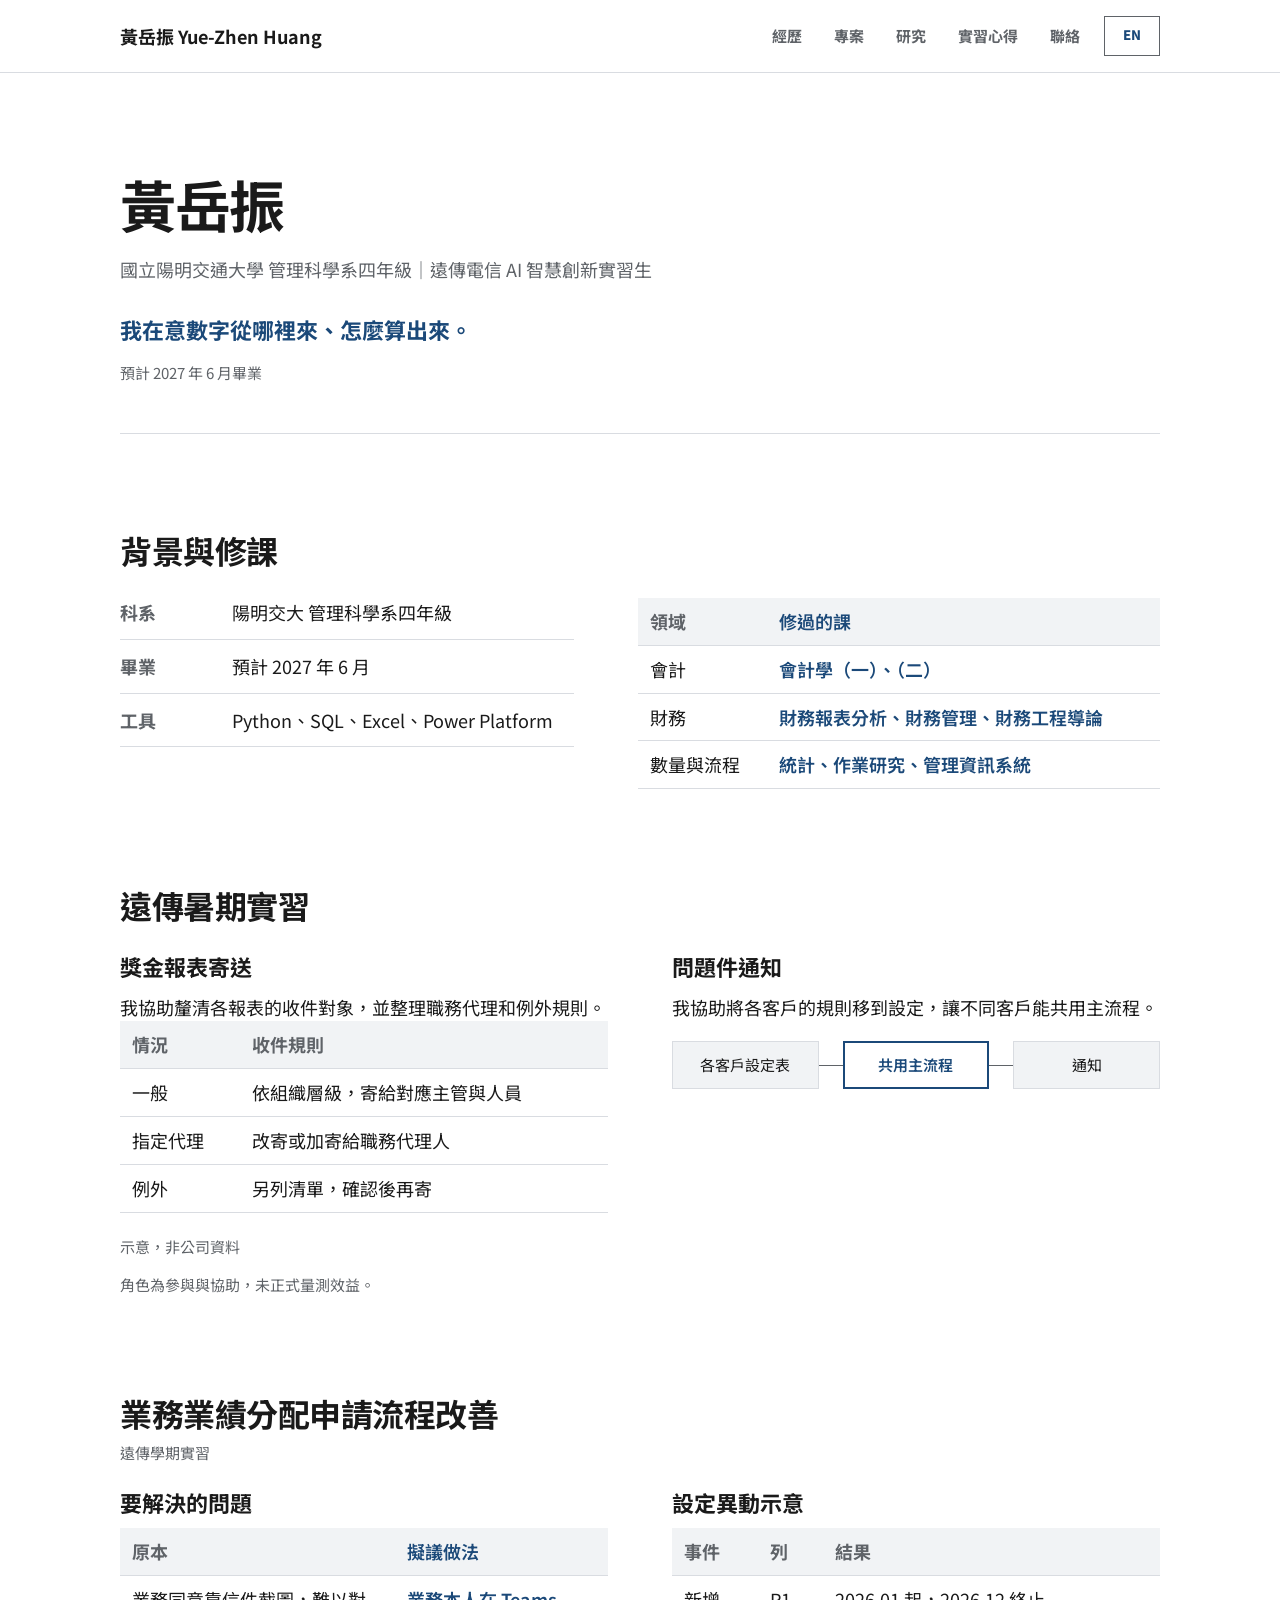
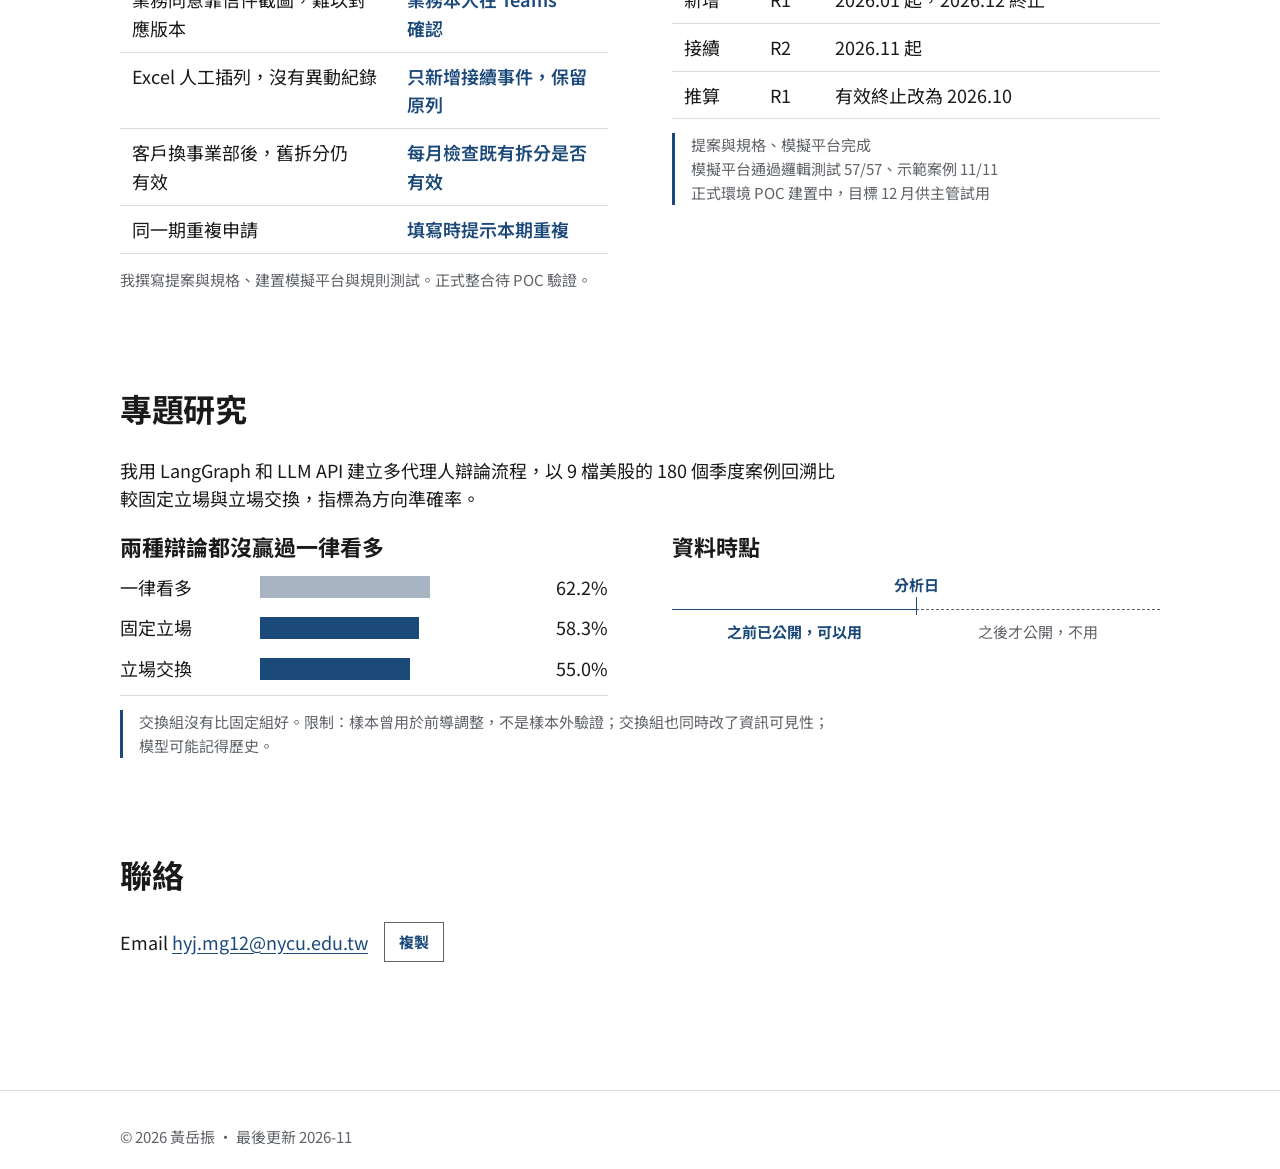
<file: index.html>
<!doctype html>
<html lang="zh-Hant">
<head>
  <meta charset="utf-8">
  <meta name="viewport" content="width=device-width, initial-scale=1, viewport-fit=cover">
  <title data-en="Yue-Zhen Huang">黃岳振 Yue-Zhen Huang</title>
  <link rel="preconnect" href="https://fonts.googleapis.com">
  <link rel="preconnect" href="https://fonts.gstatic.com" crossorigin>
  <link rel="stylesheet" href="https://fonts.googleapis.com/css2?family=Noto+Sans+TC:wght@400;500;600;700&amp;family=Source+Sans+3:wght@400;600;700&amp;display=swap">
  <link rel="stylesheet" href="./styles.css">
  <script src="./main.js" defer></script>
</head>
<body>
  <header class="site-header">
    <div class="wrap header-inner">
      <a class="brand" href="#top"><span lang="zh-Hant">黃岳振</span> <span lang="en">Yue-Zhen Huang</span></a>
      <nav class="site-nav">
        <a href="#about" data-en="Background">經歷</a>
        <a href="#projects" data-en="Projects">專案</a>
        <a href="#research" data-en="Research">研究</a>
        <a href="./notes.html" data-en="Notes (Chinese)">實習心得</a>
        <a href="#contact" data-en="Contact">聯絡</a>
      </nav>
      <button class="language-toggle" type="button" lang="en">EN</button>
    </div>
  </header>

  <main>
    <section id="top" class="hero">
      <div class="wrap">
        <h1 data-en="Yue-Zhen Huang">黃岳振</h1>
        <p class="intro" data-en="Senior, Management Science, NYCU | AI Innovation Intern, Far EasTone">國立陽明交通大學 管理科學系四年級｜遠傳電信 AI 智慧創新實習生</p>
        <p class="statement" data-en="I care where numbers come from and how they are calculated.">我在意數字從哪裡來、怎麼算出來。</p>
        <p class="note" data-en="Expected graduation in June 2027">預計 2027 年 6 月畢業</p>
      </div>
    </section>

    <section id="about">
      <div class="wrap">
        <h2 data-en="Background and coursework">背景與修課</h2>
        <div class="split">
          <div>
            <dl class="stats">
              <div><dt data-en="Major">科系</dt><dd data-en="Management Science, NYCU (senior)">陽明交大 管理科學系四年級</dd></div>
              <div><dt data-en="Graduation">畢業</dt><dd data-en="Expected June 2027">預計 2027 年 6 月</dd></div>
              <div><dt data-en="Tools">工具</dt><dd data-en="Python, SQL, Excel, Power Platform">Python、SQL、Excel、Power Platform</dd></div>
            </dl>
          </div>
          <div class="table-scroll" tabindex="0">
            <table class="table--emphasis">
              <thead>
                <tr><th scope="col" data-en="Area">領域</th><th scope="col" data-en="Courses">修過的課</th></tr>
              </thead>
              <tbody>
                <tr><th scope="row" data-en="Accounting">會計</th><td data-en="Accounting I and II">會計學（一）、（二）</td></tr>
                <tr><th scope="row" data-en="Finance">財務</th><td data-en="Financial statement analysis, financial management, financial engineering">財務報表分析、財務管理、財務工程導論</td></tr>
                <tr><th scope="row" data-en="Methods">數量與流程</th><td data-en="Statistics, operations research, information systems">統計、作業研究、管理資訊系統</td></tr>
              </tbody>
            </table>
          </div>
        </div>
      </div>
    </section>

    <section id="projects">
      <div class="wrap">
        <h2 data-en="Summer internship at Far EasTone">遠傳暑期實習</h2>
        <div class="split split--project">
          <div>
            <h3 data-en="Bonus report delivery">獎金報表寄送</h3>
            <p data-en="I helped map who should receive each report, including delegates and exceptions.">我協助釐清各報表的收件對象，並整理職務代理和例外規則。</p>
            <div class="table-scroll" tabindex="0">
              <table>
                <caption class="note" data-en="Illustrative, not company data">示意，非公司資料</caption>
                <thead>
                  <tr><th scope="col" data-en="Case">情況</th><th scope="col" data-en="Recipient rule">收件規則</th></tr>
                </thead>
                <tbody>
                  <tr><th scope="row" data-en="Default">一般</th><td data-en="Send to managers and staff by level">依組織層級，寄給對應主管與人員</td></tr>
                  <tr><th scope="row" data-en="Delegate">指定代理</th><td data-en="Send to or copy the delegate">改寄或加寄給職務代理人</td></tr>
                  <tr><th scope="row" data-en="Exception">例外</th><td data-en="List separately and confirm before sending">另列清單，確認後再寄</td></tr>
                </tbody>
              </table>
            </div>
          </div>
          <div>
            <h3 data-en="Issue notifications">問題件通知</h3>
            <p data-en="I helped move client rules into settings so clients could share one workflow.">我協助將各客戶的規則移到設定，讓不同客戶能共用主流程。</p>
            <div class="flow">
              <ol>
                <li class="flow-step" data-en="Client settings">各客戶設定表</li>
                <li class="flow-step flow-step--shared" data-en="Shared workflow">共用主流程</li>
                <li class="flow-step" data-en="Notify">通知</li>
              </ol>
            </div>
          </div>
        </div>
        <p class="note" data-en="I contributed to both projects. Impact was not formally measured.">角色為參與與協助，未正式量測效益。</p>
      </div>
    </section>

    <section id="sales-credit">
      <div class="wrap">
        <h2 data-en="Improving sales credit split requests">業務業績分配申請流程改善</h2>
        <p class="note" data-en="Term internship at Far EasTone">遠傳學期實習</p>
        <div class="split split--project">
          <div>
          <h3 id="issues-heading" data-en="Problems to solve">要解決的問題</h3>
          <div class="table-scroll" tabindex="0">
            <table class="table--emphasis" aria-labelledby="issues-heading">
              <thead>
                <tr><th scope="col" data-en="Before">原本</th><th scope="col" data-en="Proposed">擬議做法</th></tr>
              </thead>
              <tbody>
                <tr><td data-en="Approval screenshots were hard to match to a version">業務同意靠信件截圖，難以對應版本</td><td data-en="The sales rep confirms in Teams">業務本人在 Teams 確認</td></tr>
                <tr><td data-en="Manual Excel edits with no change log">Excel 人工插列，沒有異動紀錄</td><td data-en="Add continuation events and keep the original row">只新增接續事件，保留原列</td></tr>
                <tr><td data-en="Old splits stayed active after a client moved to another division">客戶換事業部後，舊拆分仍有效</td><td data-en="Check existing splits monthly">每月檢查既有拆分是否有效</td></tr>
                <tr><td data-en="Duplicate requests in the same period">同一期重複申請</td><td data-en="Flag duplicates while the form is filled in">填寫時提示本期重複</td></tr>
              </tbody>
            </table>
          </div>
          </div>
          <div>
            <h3 id="config-heading" data-en="Example configuration changes">設定異動示意</h3>
            <div class="table-scroll" tabindex="0">
              <table aria-labelledby="config-heading">
                <thead>
                  <tr><th scope="col" data-en="Event">事件</th><th scope="col" data-en="Row">列</th><th scope="col" data-en="Result">結果</th></tr>
                </thead>
                <tbody>
                  <tr><th scope="row" data-en="New">新增</th><td>R1</td><td data-en="2026.01 to 2026.12">2026.01 起，2026.12 終止</td></tr>
                  <tr><th scope="row" data-en="Continue">接續</th><td>R2</td><td data-en="From 2026.11">2026.11 起</td></tr>
                  <tr><th scope="row" data-en="Derived">推算</th><td>R1</td><td data-en="Effective end moves to 2026.10">有效終止改為 2026.10</td></tr>
                </tbody>
              </table>
            </div>
            <ul class="progress-list accent-note" role="list">
              <li data-en="Proposal, spec and simulator completed">提案與規格、模擬平台完成</li>
              <li data-en="Simulator passed 57/57 logic tests and 11/11 demo cases">模擬平台通過邏輯測試 57/57、示範案例 11/11</li>
              <li data-en="Production POC in progress; manager trial targeted for December">正式環境 POC 建置中，目標 12 月供主管試用</li>
            </ul>
          </div>
        </div>
        <p class="note" data-en="I wrote the proposal and specification and built the simulator and rule tests. Production integration still needs POC validation.">我撰寫提案與規格、建置模擬平台與規則測試。正式整合待 POC 驗證。</p>
      </div>
    </section>

    <section id="research">
      <div class="wrap">
        <h2 data-en="Research">專題研究</h2>
        <p data-en="I used LangGraph and LLM APIs to backtest fixed stances against stance switching in multi-agent debate, measuring directional accuracy across 180 quarterly cases from 9 U.S. stocks.">我用 LangGraph 和 LLM API 建立多代理人辯論流程，以 9 檔美股的 180 個季度案例回溯比較固定立場與立場交換，指標為方向準確率。</p>
        <div class="split split--research">
          <div class="results">
            <figure>
              <figcaption><h3 data-en="Neither debate beat an always-bullish baseline">兩種辯論都沒贏過一律看多</h3></figcaption>
              <div class="bar-row">
                <span data-en="Always bullish">一律看多</span>
                <div class="bar-track" aria-hidden="true"><div class="bar-fill baseline"></div></div>
                <data value="62.2">62.2%</data>
              </div>
              <div class="bar-row">
                <span data-en="Fixed stances">固定立場</span>
                <div class="bar-track" aria-hidden="true"><div class="bar-fill fixed"></div></div>
                <data value="58.3">58.3%</data>
              </div>
              <div class="bar-row">
                <span data-en="Stance switching">立場交換</span>
                <div class="bar-track" aria-hidden="true"><div class="bar-fill switched"></div></div>
                <data value="55.0">55.0%</data>
              </div>
            </figure>
          </div>
          <div class="timing">
            <h3 data-en="Data timing">資料時點</h3>
            <ol>
              <li class="timing-before" data-en="Public before · Eligible">之前已公開，可以用</li>
              <li class="timing-date" data-en="Analysis date">分析日</li>
              <li class="timing-after" data-en="Published after · Excluded">之後才公開，不用</li>
            </ol>
          </div>
        </div>
        <p class="note accent-note" data-en="Switching did not beat fixed stances. Limits: the sample was used for pilot tuning, so this is not out-of-sample; the switching group also changed what agents could see; the model may recall history.">交換組沒有比固定組好。限制：樣本曾用於前導調整，不是樣本外驗證；交換組也同時改了資訊可見性；模型可能記得歷史。</p>
      </div>
    </section>

    <section id="contact">
      <div class="wrap">
        <h2 data-en="Contact">聯絡</h2>
        <div class="contact-row">
          <span>Email <a id="email" href="mailto:hyj.mg12@nycu.edu.tw">hyj.mg12@nycu.edu.tw</a></span>
          <button id="copy-email" type="button" data-en="Copy">複製</button>
        </div>
        <p id="copy-status" class="note copy-status" role="status"></p>
      </div>
    </section>
  </main>

  <footer class="site-footer">
    <div class="wrap">
      <p class="note" data-en="© 2026 Yue-Zhen Huang · Last updated 2026-11">© 2026 黃岳振 · 最後更新 2026-11</p>
    </div>
  </footer>
</body>
</html>
</file>
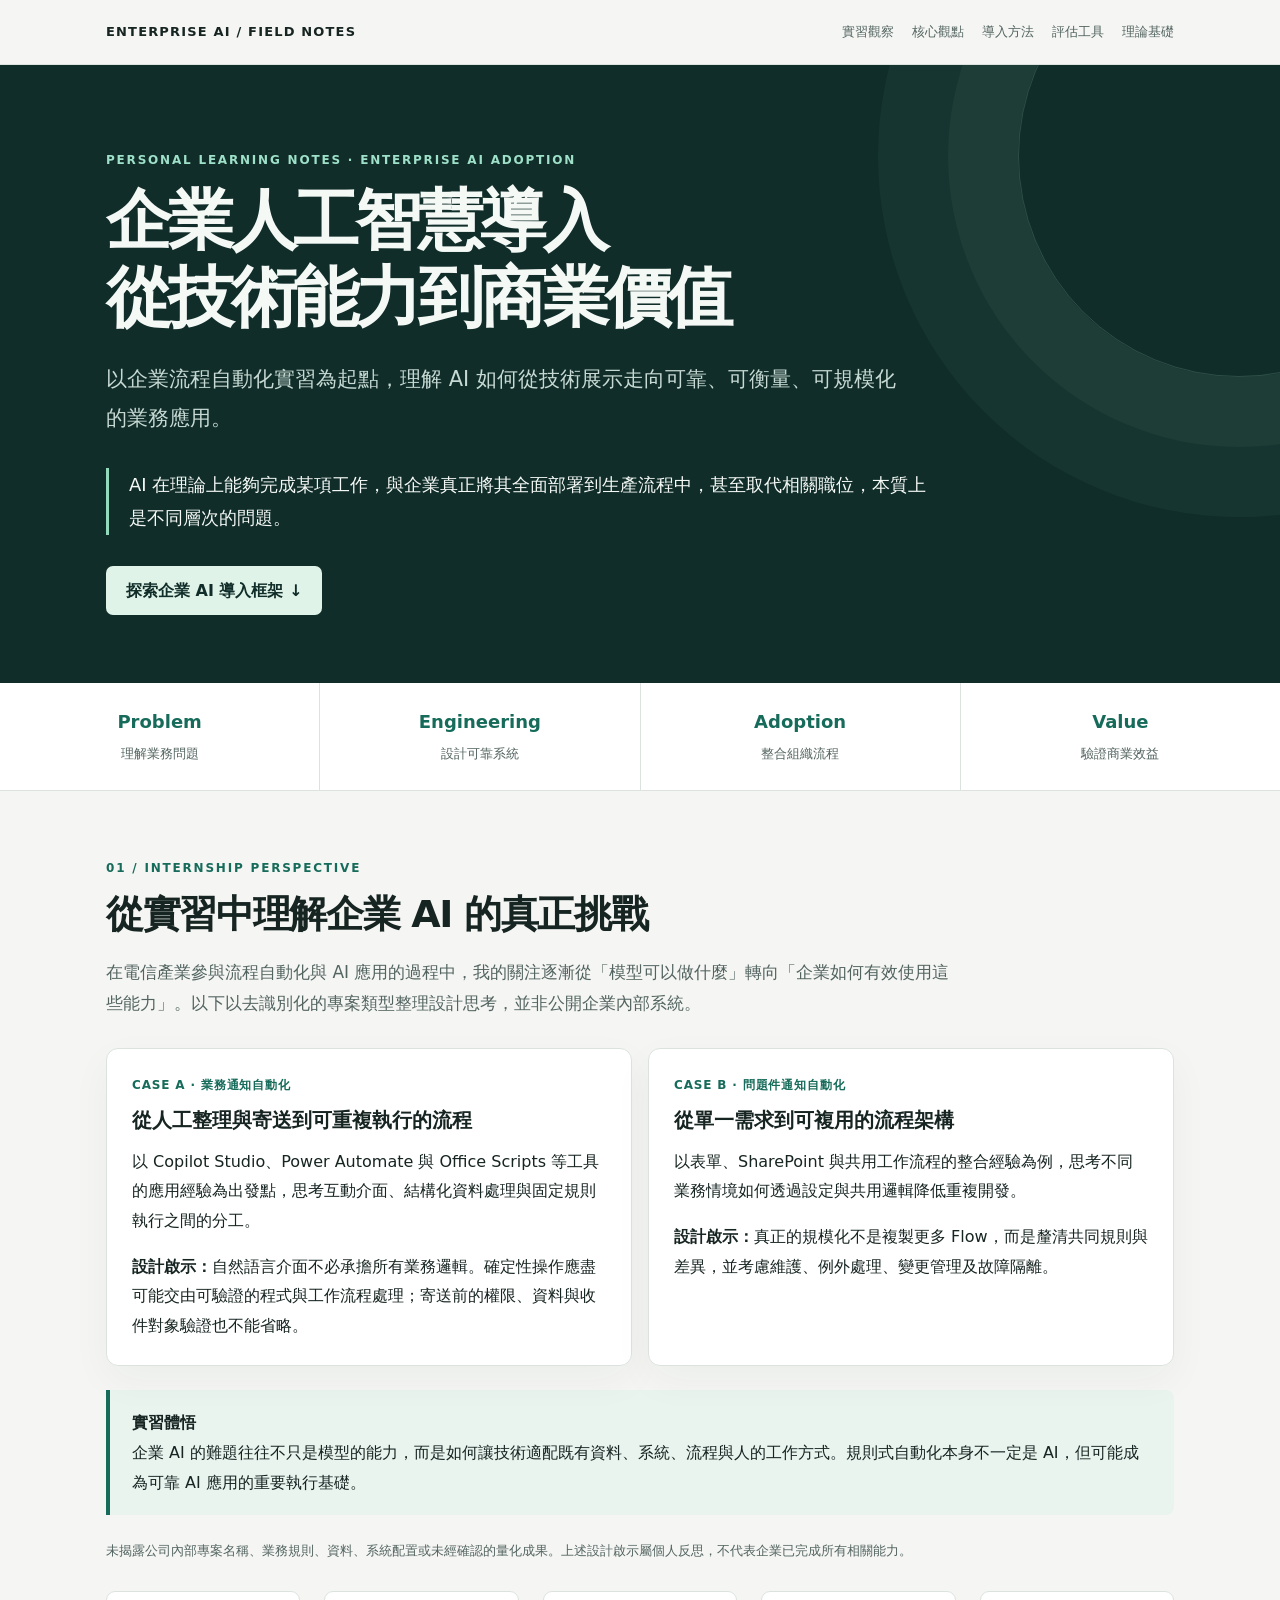
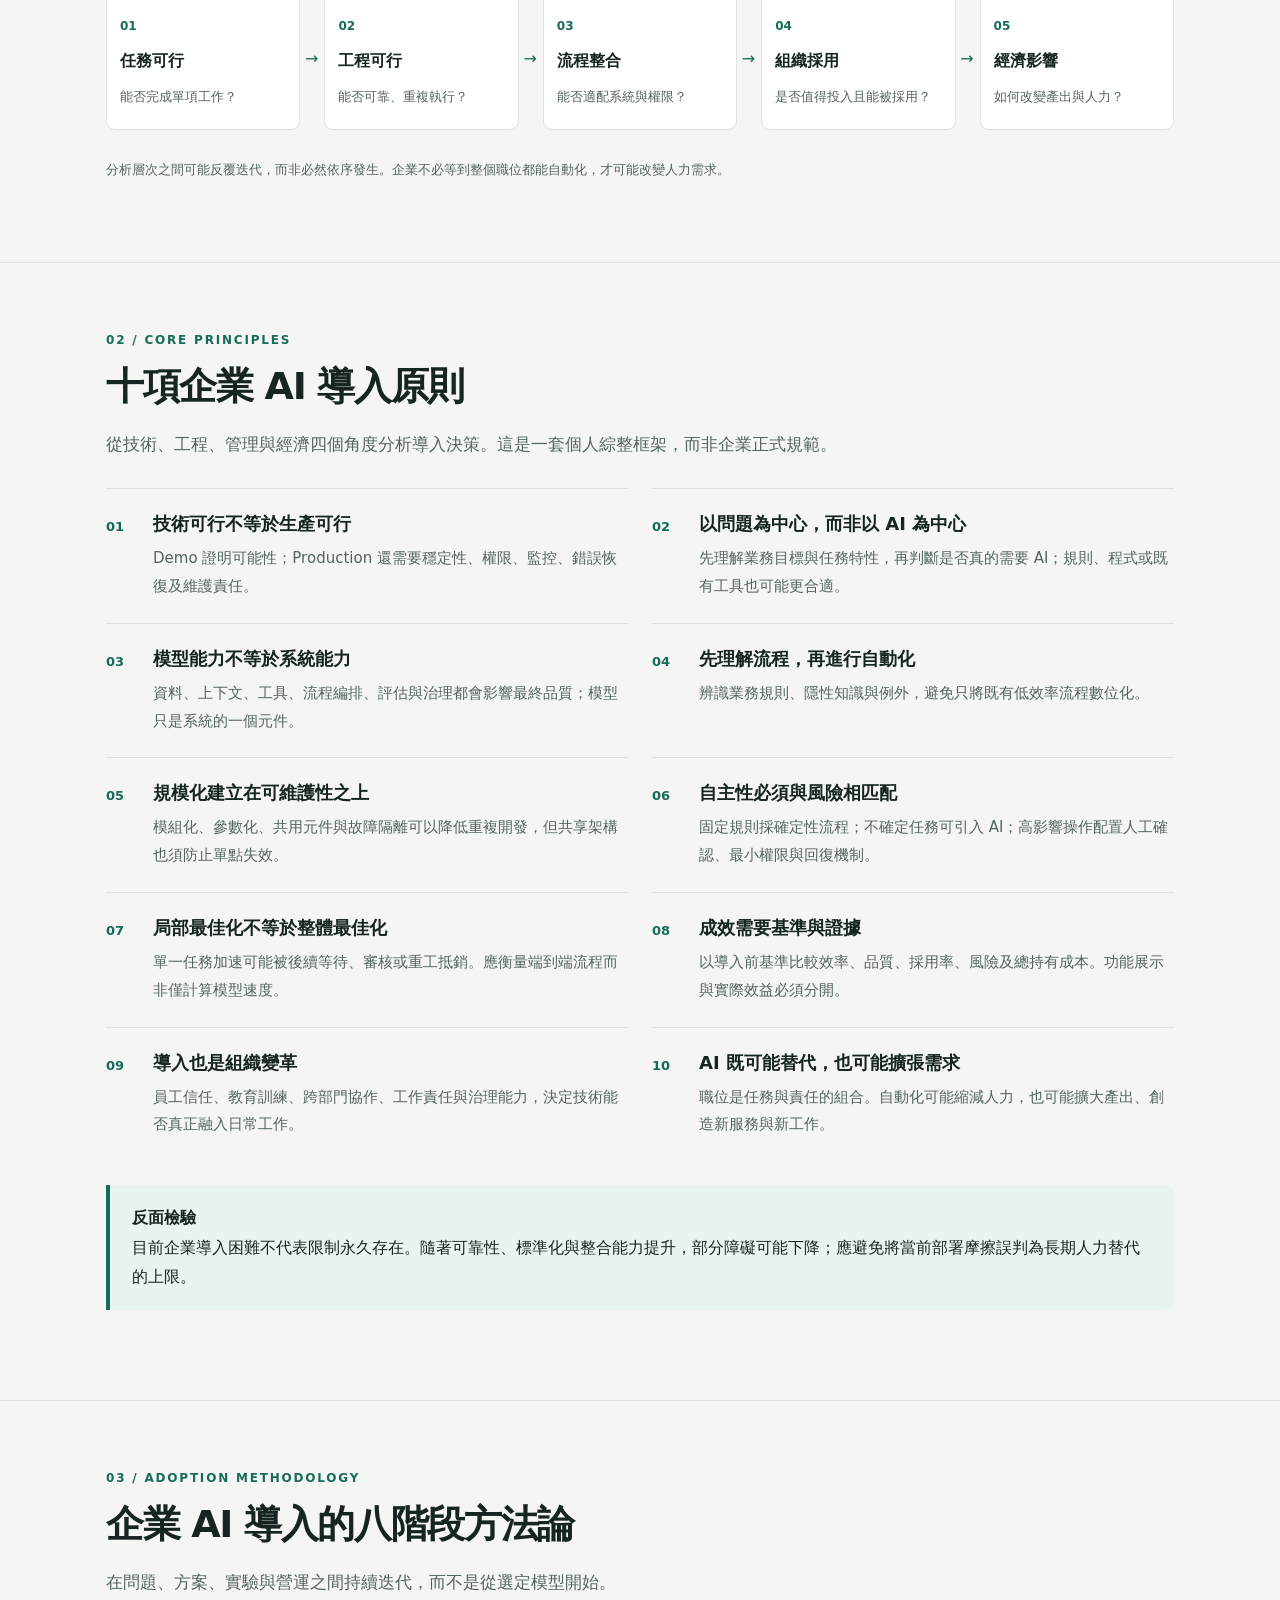
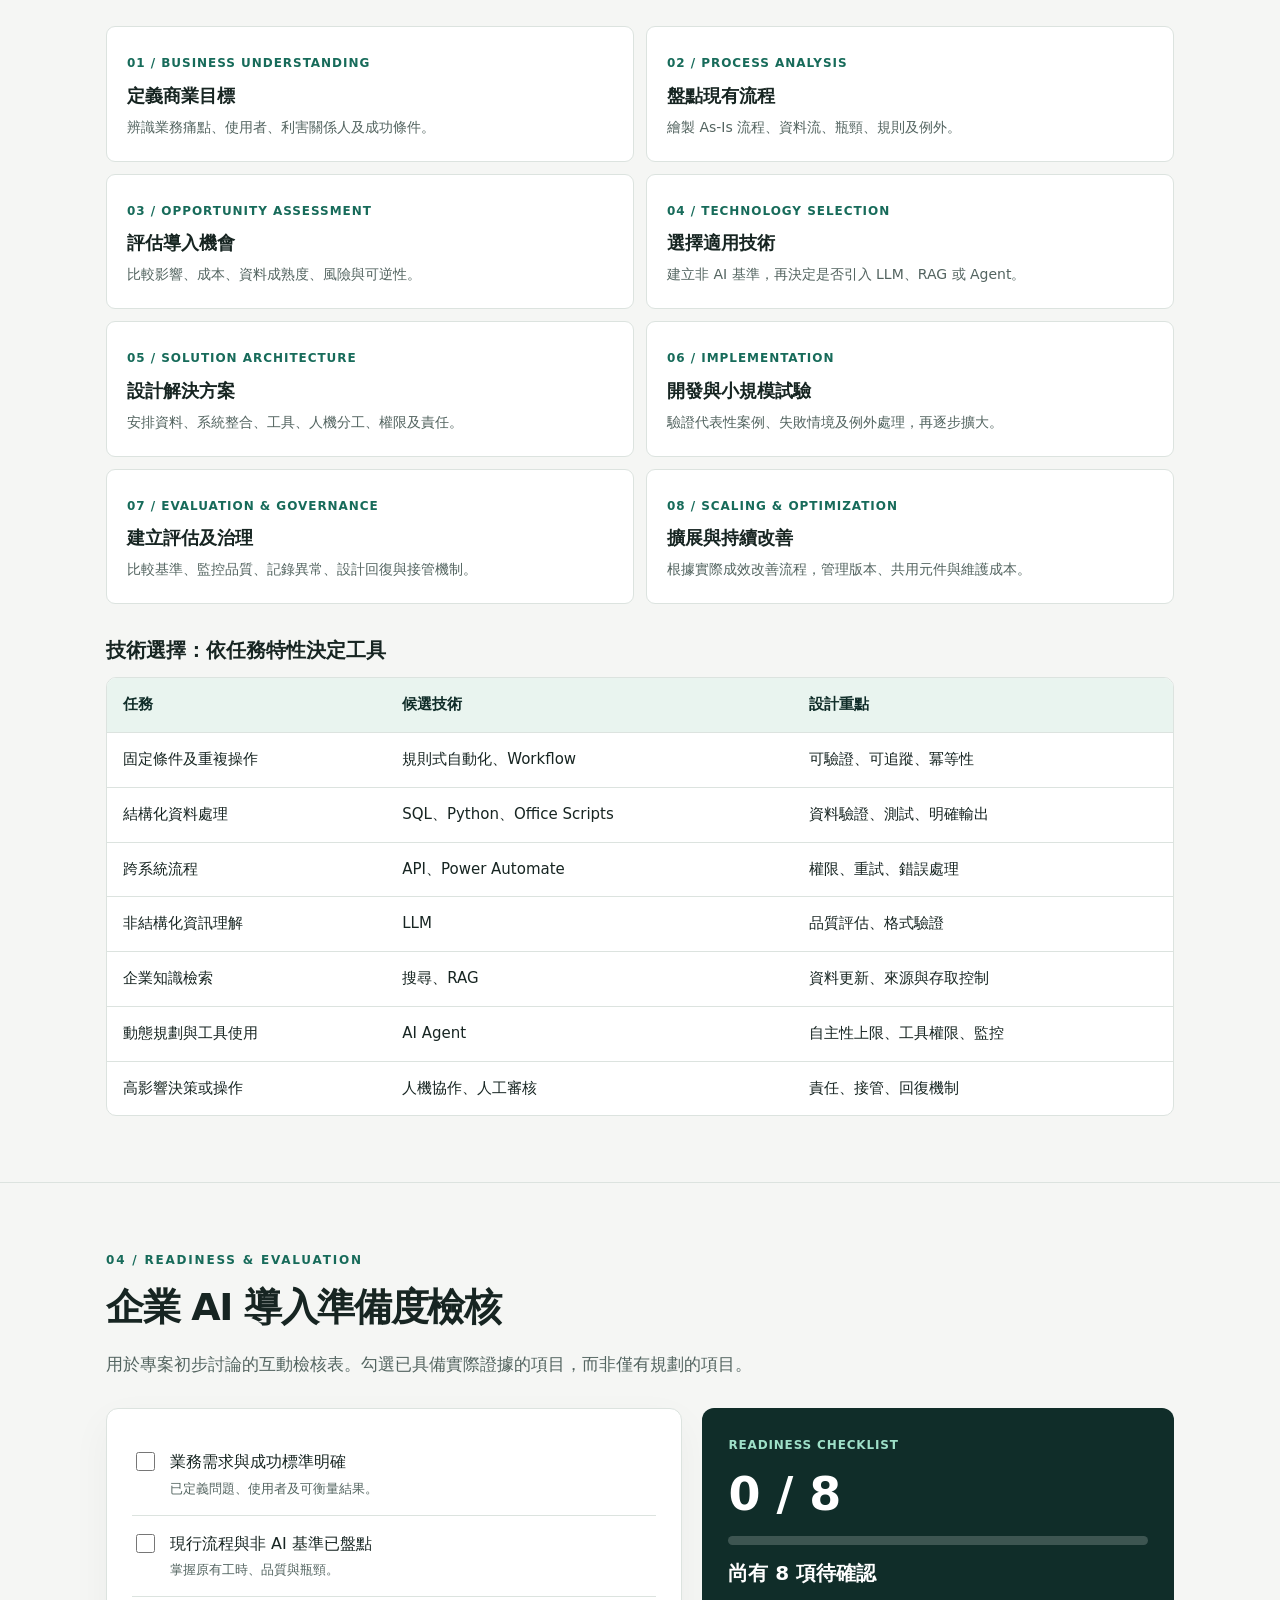
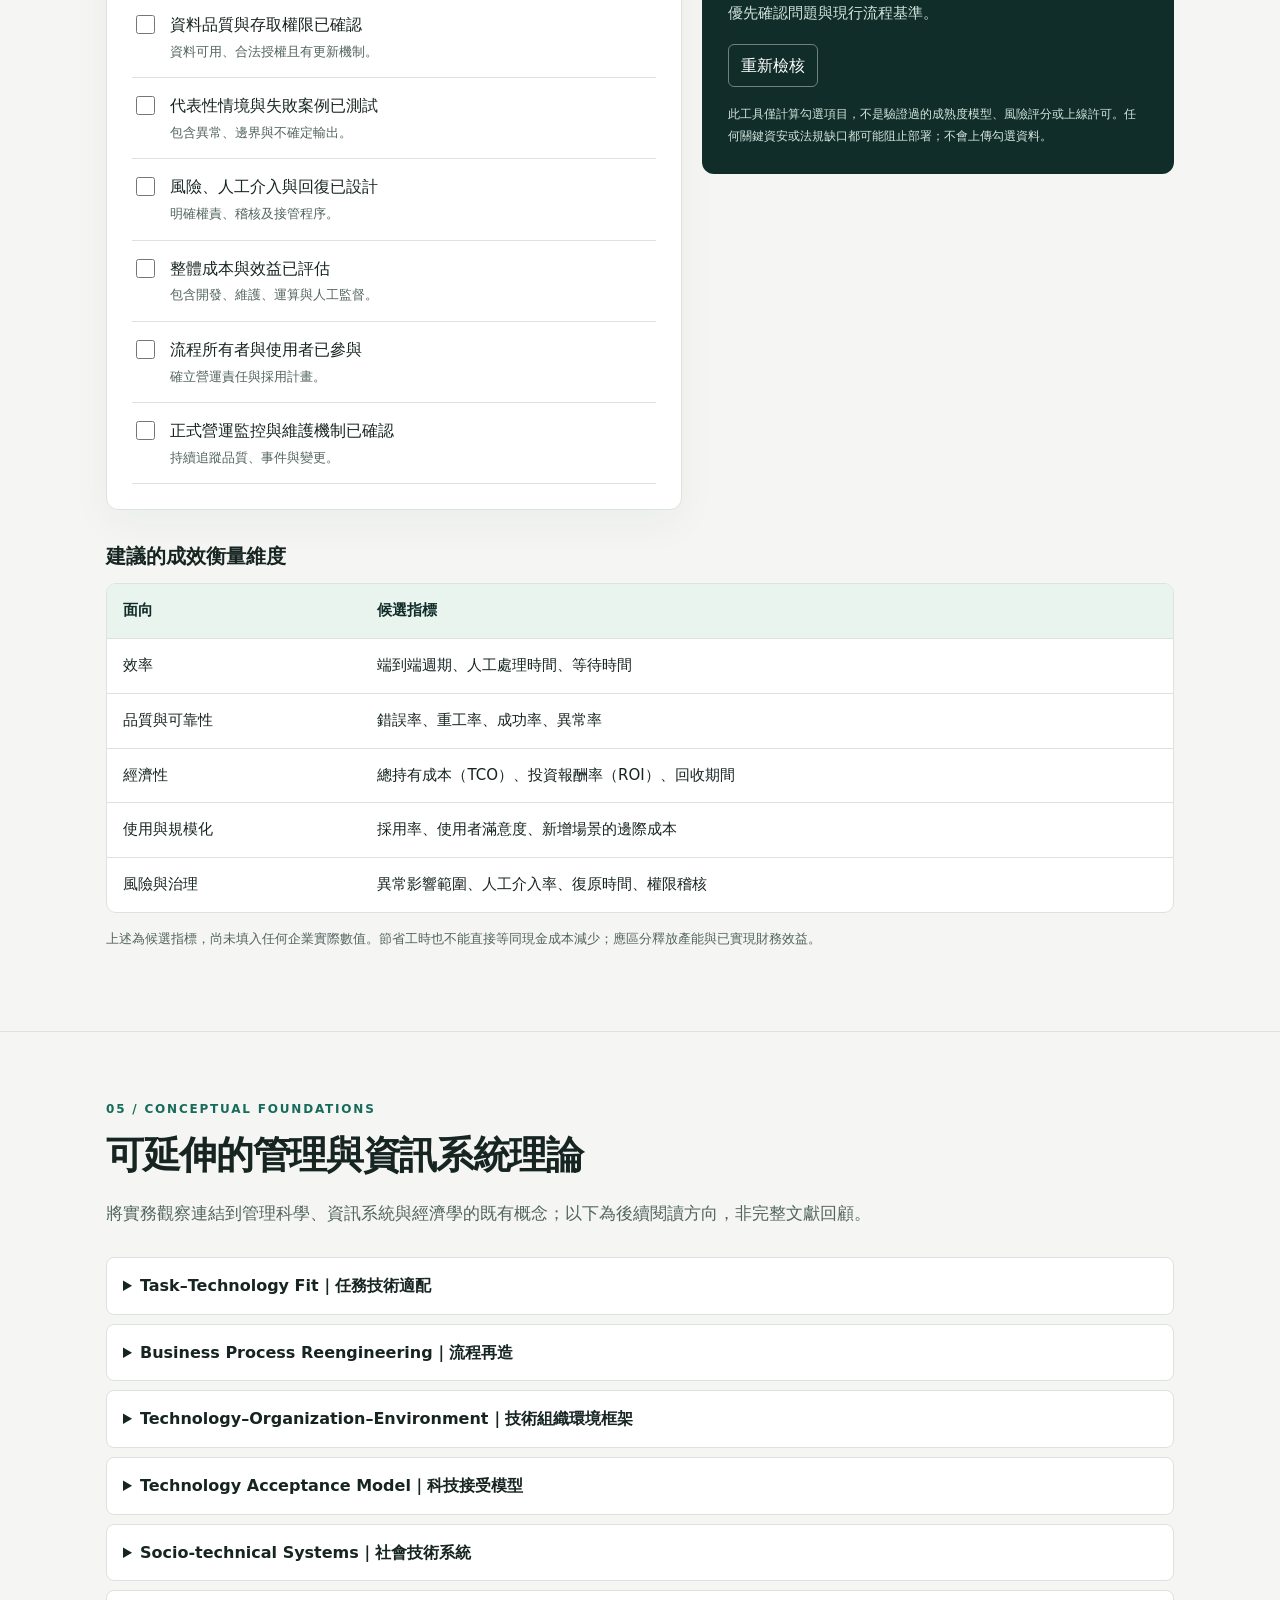
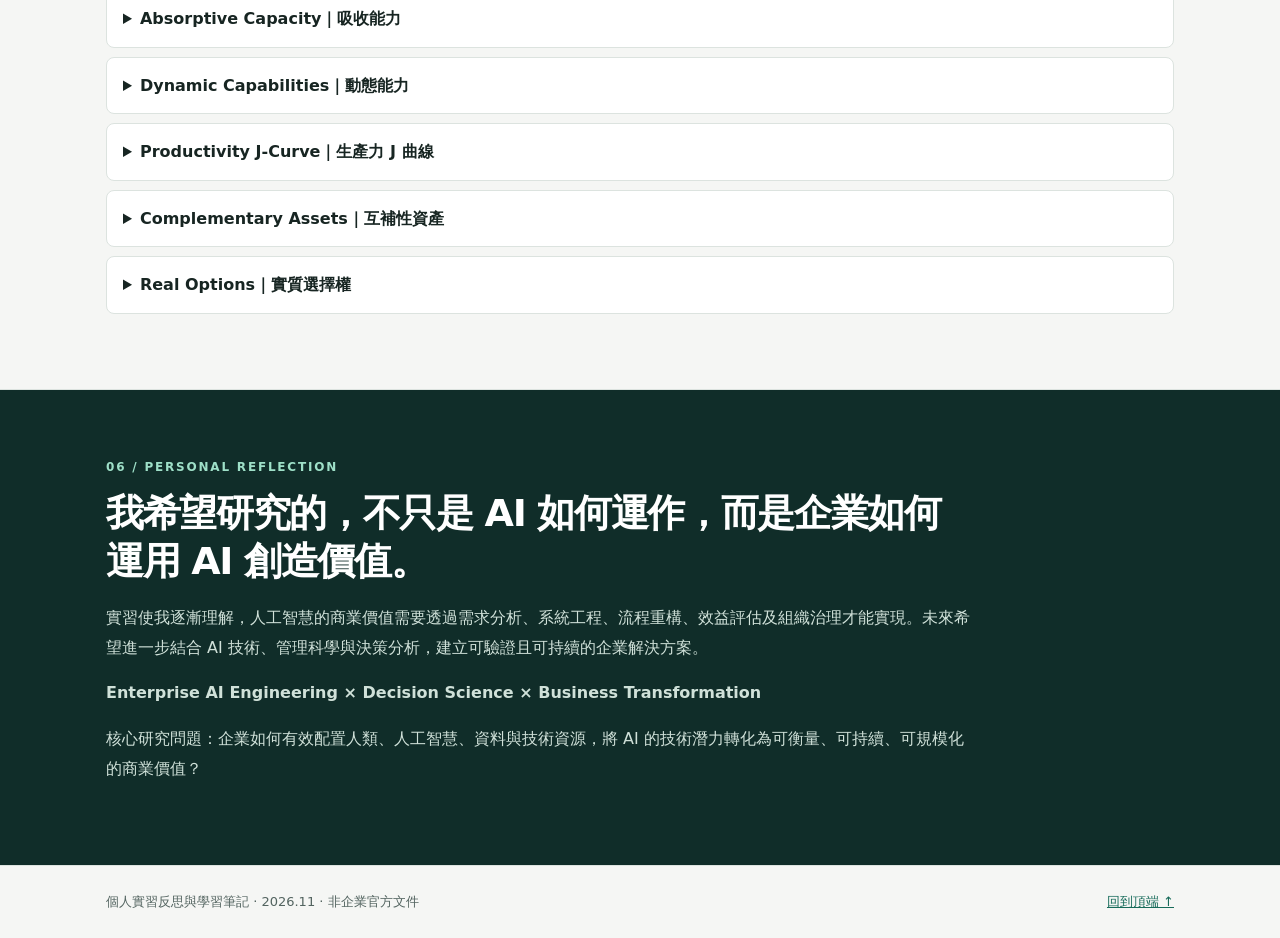
<file: enterprise-ai/index.html>
<!doctype html>
<html lang="zh-Hant">
<head>
<meta charset="utf-8"><meta name="viewport" content="width=device-width,initial-scale=1">
<title>企業 AI 導入｜從技術能力到商業價值</title>
<meta name="description" content="從企業流程自動化實習出發，探討人工智慧導入、系統設計、組織變革與商業價值。">
<style>
:root{color-scheme:light;--bg:#f5f6f4;--paper:#fff;--ink:#172522;--muted:#536460;--line:#dce3df;--accent:#176b5a;--dark:#102d29;--pale:#e9f4ef;--warm:#9c5a27;--shadow:0 14px 40px #1725220b}
*{box-sizing:border-box}html{scroll-behavior:smooth;scroll-padding-top:80px}body{margin:0;font:16px/1.85 system-ui,-apple-system,"Noto Sans TC","Microsoft JhengHei",sans-serif;background:var(--bg);color:var(--ink)}a{color:var(--accent)}button,input,select{font:inherit}button:focus-visible,a:focus-visible,input:focus-visible{outline:3px solid #c88640;outline-offset:3px}.wrap{max-width:1120px;margin:auto;padding:0 26px}.top{position:sticky;top:0;z-index:5;background:#f5f6f4f5;border-bottom:1px solid var(--line);backdrop-filter:blur(12px)}.nav{display:flex;justify-content:space-between;align-items:center;gap:20px;min-height:64px}.brand{font-size:13px;font-weight:800;letter-spacing:.09em;color:var(--ink);text-decoration:none;white-space:nowrap}.links{display:flex;gap:18px;overflow:auto;white-space:nowrap}.links a{font-size:13px;color:var(--muted);text-decoration:none}.links a:hover{color:var(--accent)}.hero{background:var(--dark);color:#f5f9f6;padding:84px 0 68px;position:relative;overflow:hidden}.hero:after{content:"";position:absolute;width:440px;height:440px;border:1px solid #bfe9d32b;border-radius:50%;right:-180px;top:-130px;box-shadow:0 0 0 70px #bfe9d30b,0 0 0 140px #bfe9d30a;pointer-events:none}.hero .wrap{position:relative;z-index:1}.eyebrow{font-size:12px;letter-spacing:.15em;text-transform:uppercase;font-weight:800;color:var(--accent);margin:0 0 12px}.hero .eyebrow{color:#9ee0c8}.hero h1{font-size:clamp(34px,6vw,66px);letter-spacing:-.055em;line-height:1.16;margin:12px 0 24px;max-width:890px}.hero .sub{font-size:clamp(17px,2.2vw,21px);max-width:790px;color:#c7d9d3}.hero .thesis{border-left:3px solid #93d9bc;padding-left:20px;max-width:830px;margin-top:30px;font-size:18px}.hero .cta{display:inline-block;background:#e0f3e8;color:var(--dark);padding:10px 20px;border-radius:7px;font-weight:750;text-decoration:none;margin-top:15px}.strip{display:grid;grid-template-columns:repeat(4,1fr);gap:1px;background:var(--line);border-bottom:1px solid var(--line)}.strip div{background:var(--paper);padding:22px;text-align:center}.strip b{display:block;color:var(--accent);font-size:18px}.strip small{color:var(--muted)}section{padding:66px 0;border-bottom:1px solid var(--line)}h2{font-size:clamp(26px,4vw,38px);line-height:1.25;letter-spacing:-.035em;margin:0 0 18px}h3{font-size:20px;line-height:1.45;margin:0 0 12px}p{margin:0 0 16px}.lede{max-width:850px;color:var(--muted);font-size:17px;margin-bottom:28px}.grid{display:grid;grid-template-columns:repeat(2,minmax(0,1fr));gap:16px}.card{background:var(--paper);border:1px solid var(--line);border-radius:12px;padding:25px;box-shadow:var(--shadow)}.card p:last-child{margin-bottom:0}.tag{font-size:12px;color:var(--accent);letter-spacing:.07em;font-weight:800;display:block;margin-bottom:10px}.note{font-size:13px;color:var(--muted);margin:14px 0}.callout{border-left:4px solid var(--accent);padding:18px 22px;background:var(--pale);margin:24px 0;border-radius:0 8px 8px 0}.callout p:last-child{margin:0}.flow{display:grid;grid-template-columns:repeat(5,minmax(0,1fr));gap:24px;margin:28px 0}.step{background:var(--paper);border:1px solid var(--line);padding:18px 13px;border-radius:9px;position:relative}.step .num{font-size:12px;color:var(--accent);font-weight:800}.step b{display:block;margin:6px 0}.step small{color:var(--muted);font-size:13px}.step:not(:last-child):after{content:"→";position:absolute;right:-19px;top:38%;color:var(--accent);z-index:1}.tablewrap{overflow:auto;border:1px solid var(--line);border-radius:10px;background:white}table{border-collapse:collapse;width:100%;font-size:15px;min-width:560px}th,td{padding:13px 16px;text-align:left;vertical-align:top;border-bottom:1px solid var(--line)}th{background:var(--pale);color:var(--dark)}tr:last-child td{border:0}.principles{display:grid;grid-template-columns:repeat(2,minmax(0,1fr));gap:0 24px}.principle{border-top:1px solid var(--line);padding:22px 0;display:grid;grid-template-columns:35px 1fr;gap:12px}.principle .n{font-size:13px;font-weight:800;color:var(--accent);padding-top:4px}.principle h3{font-size:18px;margin:0 0 8px}.principle p{font-size:15px;margin:0;color:var(--muted)}.road{display:grid;grid-template-columns:repeat(2,minmax(0,1fr));gap:12px}.road article{background:white;padding:20px;border:1px solid var(--line);border-radius:9px}.road strong{color:var(--accent);font-size:12px;letter-spacing:.08em}.road h3{margin:6px 0;font-size:18px}.road p{margin:0;font-size:14px;color:var(--muted)}.tool{display:grid;grid-template-columns:1.1fr .9fr;gap:20px;align-items:start}.check label{display:flex;gap:12px;align-items:flex-start;padding:13px 0;border-bottom:1px solid var(--line);cursor:pointer}.check input{width:19px;height:19px;accent-color:var(--accent);margin-top:5px;flex:none}.check span{display:block}.check small{display:block;color:var(--muted)}.result{background:var(--dark);color:white;padding:26px;border-radius:12px}.result .score{font-size:46px;line-height:1.2;font-weight:750;font-variant-numeric:tabular-nums}.track{height:9px;background:#ffffff30;border-radius:8px;margin:14px 0;overflow:hidden}.fill{height:100%;width:0;background:#9ee0c8;transition:width .2s}.result p{color:#d5e6df;font-size:15px}.result button{border:1px solid #ffffff66;background:transparent;color:white;border-radius:6px;padding:6px 12px;cursor:pointer}.theories details{background:white;border:1px solid var(--line);border-radius:8px;padding:13px 16px;margin:9px 0}.theories summary{cursor:pointer;font-weight:700}.theories p{color:var(--muted);margin:9px 0 0;font-size:15px}.theories small{color:var(--muted)}.closing{background:var(--dark);color:white}.closing .eyebrow{color:#9ee0c8}.closing p{color:#d0e1d9;max-width:870px}.closing h2{max-width:850px}.foot{padding:24px 0;color:var(--muted);font-size:13px}.foot .wrap{display:flex;justify-content:space-between;gap:15px;flex-wrap:wrap}
@media(max-width:740px){.wrap{padding:0 18px}.nav{align-items:flex-start;flex-direction:column;gap:0;padding:10px 18px}.links{width:100%;padding:6px 0;gap:16px}html{scroll-padding-top:105px}.hero{padding:54px 0 44px}.strip{grid-template-columns:repeat(2,1fr)}.strip div{padding:15px}.grid,.principles,.road,.tool{grid-template-columns:1fr}.flow{grid-template-columns:1fr;gap:26px}.step:not(:last-child):after{content:"↓";right:auto;left:50%;transform:translateX(-50%);top:auto;bottom:-25px}.step{padding:12px 18px}section{padding:42px 0}.card{padding:20px}}
@media(prefers-reduced-motion:reduce){html{scroll-behavior:auto}.fill{transition:none}}
</style></head>
<body id="top"><header class="top"><nav class="wrap nav" aria-label="主要導覽"><a class="brand" href="#top">ENTERPRISE AI / FIELD NOTES</a><div class="links"><a href="#experience">實習觀察</a><a href="#principles">核心觀點</a><a href="#framework">導入方法</a><a href="#evaluation">評估工具</a><a href="#theory">理論基礎</a></div></nav></header>
<main>
<div class="hero"><div class="wrap"><p class="eyebrow">Personal learning notes · Enterprise AI adoption</p><h1>企業人工智慧導入<br>從技術能力到商業價值</h1><p class="sub">以企業流程自動化實習為起點，理解 AI 如何從技術展示走向可靠、可衡量、可規模化的業務應用。</p><p class="thesis">AI 在理論上能夠完成某項工作，與企業真正將其全面部署到生產流程中，甚至取代相關職位，本質上是不同層次的問題。</p><a class="cta" href="#framework">探索企業 AI 導入框架 ↓</a></div></div>
<div class="strip"><div><b>Problem</b><small>理解業務問題</small></div><div><b>Engineering</b><small>設計可靠系統</small></div><div><b>Adoption</b><small>整合組織流程</small></div><div><b>Value</b><small>驗證商業效益</small></div></div>
<section id="experience"><div class="wrap"><p class="eyebrow">01 / Internship perspective</p><h2>從實習中理解企業 AI 的真正挑戰</h2><p class="lede">在電信產業參與流程自動化與 AI 應用的過程中，我的關注逐漸從「模型可以做什麼」轉向「企業如何有效使用這些能力」。以下以去識別化的專案類型整理設計思考，並非公開企業內部系統。</p>
<div class="grid"><article class="card"><span class="tag">CASE A · 業務通知自動化</span><h3>從人工整理與寄送到可重複執行的流程</h3><p>以 Copilot Studio、Power Automate 與 Office Scripts 等工具的應用經驗為出發點，思考互動介面、結構化資料處理與固定規則執行之間的分工。</p><p><b>設計啟示：</b>自然語言介面不必承擔所有業務邏輯。確定性操作應盡可能交由可驗證的程式與工作流程處理；寄送前的權限、資料與收件對象驗證也不能省略。</p></article><article class="card"><span class="tag">CASE B · 問題件通知自動化</span><h3>從單一需求到可複用的流程架構</h3><p>以表單、SharePoint 與共用工作流程的整合經驗為例，思考不同業務情境如何透過設定與共用邏輯降低重複開發。</p><p><b>設計啟示：</b>真正的規模化不是複製更多 Flow，而是釐清共同規則與差異，並考慮維護、例外處理、變更管理及故障隔離。</p></article></div>
<div class="callout"><b>實習體悟</b><p>企業 AI 的難題往往不只是模型的能力，而是如何讓技術適配既有資料、系統、流程與人的工作方式。規則式自動化本身不一定是 AI，但可能成為可靠 AI 應用的重要執行基礎。</p></div>
<p class="note">未揭露公司內部專案名稱、業務規則、資料、系統配置或未經確認的量化成果。上述設計啟示屬個人反思，不代表企業已完成所有相關能力。</p>
<div class="flow" aria-label="從技術能力到職位影響的五個層次"><div class="step"><span class="num">01</span><b>任務可行</b><small>能否完成單項工作？</small></div><div class="step"><span class="num">02</span><b>工程可行</b><small>能否可靠、重複執行？</small></div><div class="step"><span class="num">03</span><b>流程整合</b><small>能否適配系統與權限？</small></div><div class="step"><span class="num">04</span><b>組織採用</b><small>是否值得投入且能被採用？</small></div><div class="step"><span class="num">05</span><b>經濟影響</b><small>如何改變產出與人力？</small></div></div>
<p class="note">分析層次之間可能反覆迭代，而非必然依序發生。企業不必等到整個職位都能自動化，才可能改變人力需求。</p></div></section>
<section id="principles"><div class="wrap"><p class="eyebrow">02 / Core principles</p><h2>十項企業 AI 導入原則</h2><p class="lede">從技術、工程、管理與經濟四個角度分析導入決策。這是一套個人綜整框架，而非企業正式規範。</p>
<div class="principles">
<article class="principle"><span class="n">01</span><div><h3>技術可行不等於生產可行</h3><p>Demo 證明可能性；Production 還需要穩定性、權限、監控、錯誤恢復及維護責任。</p></div></article>
<article class="principle"><span class="n">02</span><div><h3>以問題為中心，而非以 AI 為中心</h3><p>先理解業務目標與任務特性，再判斷是否真的需要 AI；規則、程式或既有工具也可能更合適。</p></div></article>
<article class="principle"><span class="n">03</span><div><h3>模型能力不等於系統能力</h3><p>資料、上下文、工具、流程編排、評估與治理都會影響最終品質；模型只是系統的一個元件。</p></div></article>
<article class="principle"><span class="n">04</span><div><h3>先理解流程，再進行自動化</h3><p>辨識業務規則、隱性知識與例外，避免只將既有低效率流程數位化。</p></div></article>
<article class="principle"><span class="n">05</span><div><h3>規模化建立在可維護性之上</h3><p>模組化、參數化、共用元件與故障隔離可以降低重複開發，但共享架構也須防止單點失效。</p></div></article>
<article class="principle"><span class="n">06</span><div><h3>自主性必須與風險相匹配</h3><p>固定規則採確定性流程；不確定任務可引入 AI；高影響操作配置人工確認、最小權限與回復機制。</p></div></article>
<article class="principle"><span class="n">07</span><div><h3>局部最佳化不等於整體最佳化</h3><p>單一任務加速可能被後續等待、審核或重工抵銷。應衡量端到端流程而非僅計算模型速度。</p></div></article>
<article class="principle"><span class="n">08</span><div><h3>成效需要基準與證據</h3><p>以導入前基準比較效率、品質、採用率、風險及總持有成本。功能展示與實際效益必須分開。</p></div></article>
<article class="principle"><span class="n">09</span><div><h3>導入也是組織變革</h3><p>員工信任、教育訓練、跨部門協作、工作責任與治理能力，決定技術能否真正融入日常工作。</p></div></article>
<article class="principle"><span class="n">10</span><div><h3>AI 既可能替代，也可能擴張需求</h3><p>職位是任務與責任的組合。自動化可能縮減人力，也可能擴大產出、創造新服務與新工作。</p></div></article>
</div><div class="callout"><b>反面檢驗</b><p>目前企業導入困難不代表限制永久存在。隨著可靠性、標準化與整合能力提升，部分障礙可能下降；應避免將當前部署摩擦誤判為長期人力替代的上限。</p></div></div></section>
<section id="framework"><div class="wrap"><p class="eyebrow">03 / Adoption methodology</p><h2>企業 AI 導入的八階段方法論</h2><p class="lede">在問題、方案、實驗與營運之間持續迭代，而不是從選定模型開始。</p><div class="road">
<article><strong>01 / BUSINESS UNDERSTANDING</strong><h3>定義商業目標</h3><p>辨識業務痛點、使用者、利害關係人及成功條件。</p></article>
<article><strong>02 / PROCESS ANALYSIS</strong><h3>盤點現有流程</h3><p>繪製 As-Is 流程、資料流、瓶頸、規則及例外。</p></article>
<article><strong>03 / OPPORTUNITY ASSESSMENT</strong><h3>評估導入機會</h3><p>比較影響、成本、資料成熟度、風險與可逆性。</p></article>
<article><strong>04 / TECHNOLOGY SELECTION</strong><h3>選擇適用技術</h3><p>建立非 AI 基準，再決定是否引入 LLM、RAG 或 Agent。</p></article>
<article><strong>05 / SOLUTION ARCHITECTURE</strong><h3>設計解決方案</h3><p>安排資料、系統整合、工具、人機分工、權限及責任。</p></article>
<article><strong>06 / IMPLEMENTATION</strong><h3>開發與小規模試驗</h3><p>驗證代表性案例、失敗情境及例外處理，再逐步擴大。</p></article>
<article><strong>07 / EVALUATION & GOVERNANCE</strong><h3>建立評估及治理</h3><p>比較基準、監控品質、記錄異常、設計回復與接管機制。</p></article>
<article><strong>08 / SCALING & OPTIMIZATION</strong><h3>擴展與持續改善</h3><p>根據實際成效改善流程，管理版本、共用元件與維護成本。</p></article>
</div><h3 style="margin-top:32px">技術選擇：依任務特性決定工具</h3><div class="tablewrap" tabindex="0" role="region" aria-label="技術選擇表"><table><thead><tr><th scope="col">任務</th><th scope="col">候選技術</th><th scope="col">設計重點</th></tr></thead><tbody><tr><td>固定條件及重複操作</td><td>規則式自動化、Workflow</td><td>可驗證、可追蹤、冪等性</td></tr><tr><td>結構化資料處理</td><td>SQL、Python、Office Scripts</td><td>資料驗證、測試、明確輸出</td></tr><tr><td>跨系統流程</td><td>API、Power Automate</td><td>權限、重試、錯誤處理</td></tr><tr><td>非結構化資訊理解</td><td>LLM</td><td>品質評估、格式驗證</td></tr><tr><td>企業知識檢索</td><td>搜尋、RAG</td><td>資料更新、來源與存取控制</td></tr><tr><td>動態規劃與工具使用</td><td>AI Agent</td><td>自主性上限、工具權限、監控</td></tr><tr><td>高影響決策或操作</td><td>人機協作、人工審核</td><td>責任、接管、回復機制</td></tr></tbody></table></div></div></section>
<section id="evaluation"><div class="wrap"><p class="eyebrow">04 / Readiness & evaluation</p><h2>企業 AI 導入準備度檢核</h2><p class="lede">用於專案初步討論的互動檢核表。勾選已具備實際證據的項目，而非僅有規劃的項目。</p><div class="tool"><div class="card check" id="checklist">
<label><input type="checkbox"><span>業務需求與成功標準明確<small>已定義問題、使用者及可衡量結果。</small></span></label>
<label><input type="checkbox"><span>現行流程與非 AI 基準已盤點<small>掌握原有工時、品質與瓶頸。</small></span></label>
<label><input type="checkbox"><span>資料品質與存取權限已確認<small>資料可用、合法授權且有更新機制。</small></span></label>
<label><input type="checkbox"><span>代表性情境與失敗案例已測試<small>包含異常、邊界與不確定輸出。</small></span></label>
<label><input type="checkbox"><span>風險、人工介入與回復已設計<small>明確權責、稽核及接管程序。</small></span></label>
<label><input type="checkbox"><span>整體成本與效益已評估<small>包含開發、維護、運算與人工監督。</small></span></label>
<label><input type="checkbox"><span>流程所有者與使用者已參與<small>確立營運責任與採用計畫。</small></span></label>
<label><input type="checkbox"><span>正式營運監控與維護機制已確認<small>持續追蹤品質、事件與變更。</small></span></label>
</div><aside class="result" aria-live="polite"><span class="tag" style="color:#9ee0c8">READINESS CHECKLIST</span><div class="score" id="score">0 / 8</div><div class="track" aria-hidden="true"><div class="fill" id="fill"></div></div><h3 id="status">尚有準備事項待確認</h3><p id="hint">先確認問題與流程基準，再評估其他項目。</p><button id="reset" type="button">重新檢核</button><p style="margin:16px 0 0;font-size:12px">此工具僅計算勾選項目，不是驗證過的成熟度模型、風險評分或上線許可。任何關鍵資安或法規缺口都可能阻止部署；不會上傳勾選資料。</p></aside></div>
<h3 style="margin-top:32px">建議的成效衡量維度</h3><div class="tablewrap" tabindex="0" role="region" aria-label="成效衡量表"><table><thead><tr><th scope="col">面向</th><th scope="col">候選指標</th></tr></thead><tbody><tr><td>效率</td><td>端到端週期、人工處理時間、等待時間</td></tr><tr><td>品質與可靠性</td><td>錯誤率、重工率、成功率、異常率</td></tr><tr><td>經濟性</td><td>總持有成本（TCO）、投資報酬率（ROI）、回收期間</td></tr><tr><td>使用與規模化</td><td>採用率、使用者滿意度、新增場景的邊際成本</td></tr><tr><td>風險與治理</td><td>異常影響範圍、人工介入率、復原時間、權限稽核</td></tr></tbody></table></div><p class="note">上述為候選指標，尚未填入任何企業實際數值。節省工時也不能直接等同現金成本減少；應區分釋放產能與已實現財務效益。</p></div></section>
<section id="theory"><div class="wrap"><p class="eyebrow">05 / Conceptual foundations</p><h2>可延伸的管理與資訊系統理論</h2><p class="lede">將實務觀察連結到管理科學、資訊系統與經濟學的既有概念；以下為後續閱讀方向，非完整文獻回顧。</p><div class="theories">
<details><summary>Task–Technology Fit｜任務技術適配</summary><p>技術價值取決於其能力與任務需求的契合程度。對應企業 AI 的場景選擇與技術取捨。</p><small>Goodhue & Thompson (1995)</small></details>
<details><summary>Business Process Reengineering｜流程再造</summary><p>重新設計端到端流程，而非僅將既有步驟自動化。</p><small>Hammer (1990)</small></details>
<details><summary>Technology–Organization–Environment｜技術組織環境框架</summary><p>從技術條件、組織能力及外部環境分析企業採用行為。</p><small>Tornatzky & Fleischer (1990)</small></details>
<details><summary>Technology Acceptance Model｜科技接受模型</summary><p>從感知有用性與易用性理解員工採用系統的可能性。</p><small>Davis (1989)</small></details>
<details><summary>Socio-technical Systems｜社會技術系統</summary><p>技術與人員、制度和組織安排需要共同考慮。</p></details>
<details><summary>Absorptive Capacity｜吸收能力</summary><p>組織辨識、吸收與應用外部知識的能力會影響 AI 落地。</p><small>Cohen & Levinthal (1990)</small></details>
<details><summary>Dynamic Capabilities｜動態能力</summary><p>企業能否感知機會、掌握機會與重構資源，影響技術所創造的長期價值。</p><small>Teece, Pisano & Shuen (1997)；三項能力見 Teece (2007)</small></details>
<details><summary>Productivity J-Curve｜生產力 J 曲線</summary><p>互補性投資與組織調整可能造成短期生產力下降與較晚的效益釋放；並不保證所有導入成功。</p><small>Brynjolfsson, Rock & Syverson (2021)</small></details>
<details><summary>Complementary Assets｜互補性資產</summary><p>通用模型不必然帶來持久優勢，資料、流程、通路與領域專業可能是價值實現的必要條件。</p><small>Teece (1986)</small></details>
<details><summary>Real Options｜實質選擇權</summary><p>面對高度不確定性，可透過小規模試驗、分階段投資及停止條件保留調整彈性。</p></details>
</div></div></section>
<section class="closing"><div class="wrap"><p class="eyebrow">06 / Personal reflection</p><h2>我希望研究的，不只是 AI 如何運作，而是企業如何運用 AI 創造價值。</h2><p>實習使我逐漸理解，人工智慧的商業價值需要透過需求分析、系統工程、流程重構、效益評估及組織治理才能實現。未來希望進一步結合 AI 技術、管理科學與決策分析，建立可驗證且可持續的企業解決方案。</p><p><b>Enterprise AI Engineering × Decision Science × Business Transformation</b></p><p>核心研究問題：企業如何有效配置人類、人工智慧、資料與技術資源，將 AI 的技術潛力轉化為可衡量、可持續、可規模化的商業價值？</p></div></section>
</main><footer class="foot"><div class="wrap"><span>個人實習反思與學習筆記 · 2026.11 · 非企業官方文件</span><a href="#top">回到頂端 ↑</a></div></footer>
<script>
const checks=Array.from(document.querySelectorAll('#checklist input'));const score=document.getElementById('score'),fill=document.getElementById('fill'),status=document.getElementById('status'),hint=document.getElementById('hint');
function render(){const n=checks.filter(c=>c.checked).length;score.textContent=n+' / '+checks.length;fill.style.width=(n/checks.length*100)+'%';status.textContent=n===checks.length?'所有檢核項目已勾選':'尚有 '+(checks.length-n)+' 項待確認';hint.textContent=n===checks.length?'請進一步驗證證據、關鍵風險及正式審核要求，並非代表可直接上線。':!checks[0].checked||!checks[1].checked?'優先確認問題與現行流程基準。':!checks[2].checked||!checks[4].checked?'優先確認資料權限與風險治理。':'逐項補足剩餘證據，再評估是否進行下一階段。';}
checks.forEach(c=>c.addEventListener('change',render));document.getElementById('reset').addEventListener('click',()=>{checks.forEach(c=>c.checked=false);render();checks[0].focus();});render();
</script></body></html>
</file>
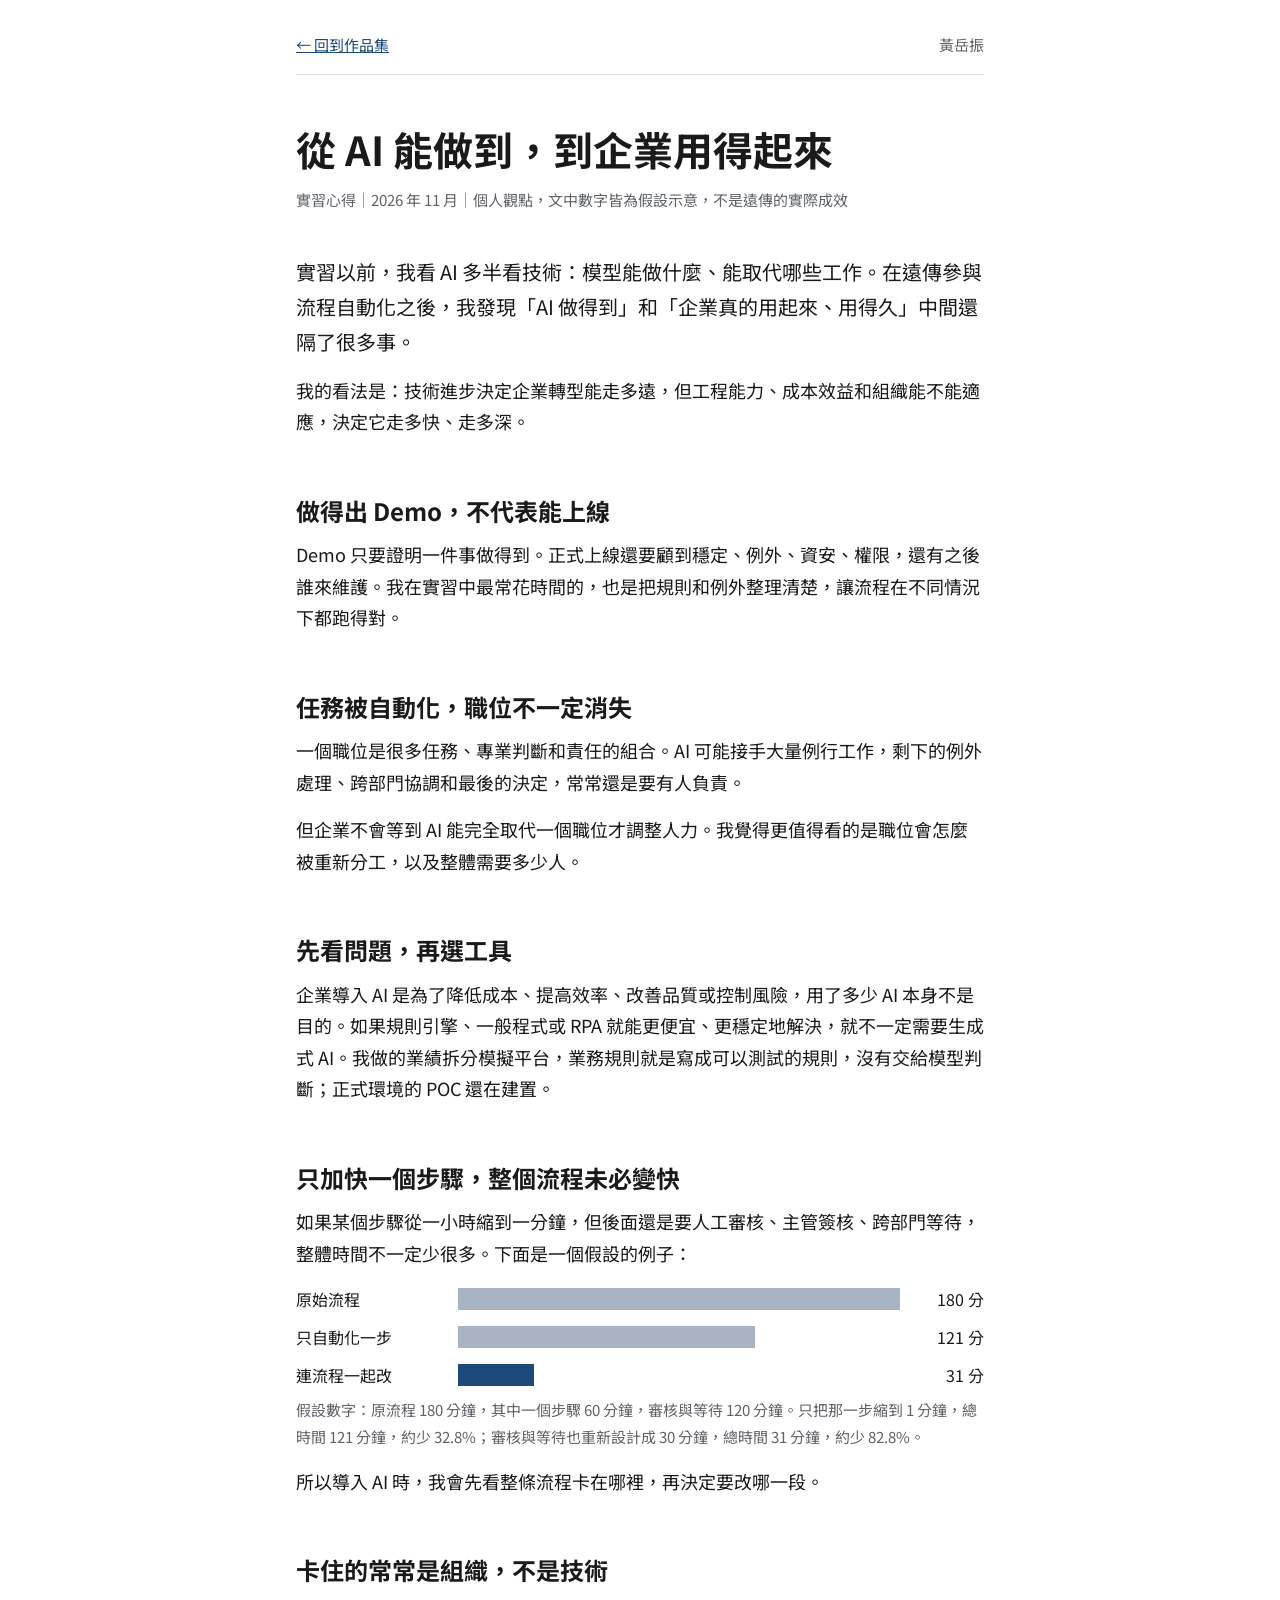
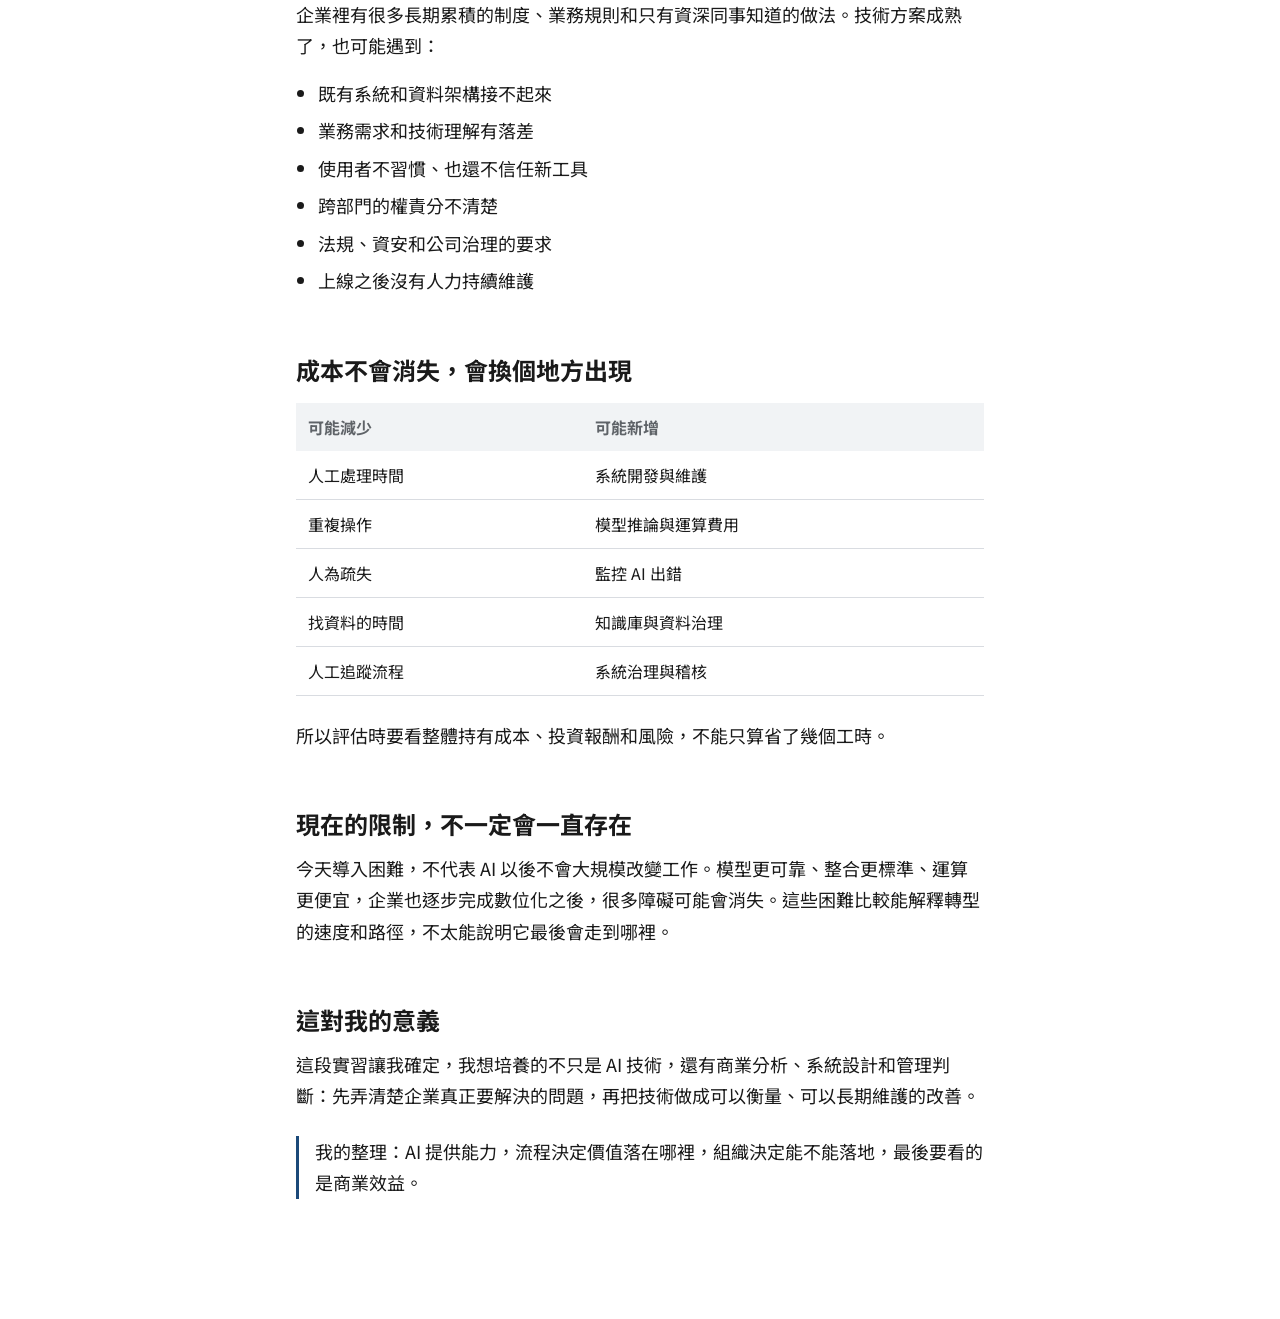
<file: notes.html>
<!doctype html>
<html lang="zh-Hant">
<head>
  <meta charset="utf-8">
  <meta name="viewport" content="width=device-width, initial-scale=1, viewport-fit=cover">
  <title>從 AI 能做到，到企業用得起來｜黃岳振</title>
  <link rel="preconnect" href="https://fonts.googleapis.com">
  <link rel="preconnect" href="https://fonts.gstatic.com" crossorigin>
  <link rel="stylesheet" href="https://fonts.googleapis.com/css2?family=Noto+Sans+TC:wght@400;500;700&display=swap">
  <style>
    :root { --bg: #FFFFFF; --ink: #1A1A1A; --muted: #5F6368; --line: #D9DCE1; --accent: #1B4979; --band: #F1F3F5; --bar2: #A9B4C2; }
    @media (prefers-color-scheme: dark) {
      :root { --bg: #121417; --ink: #E6E8EB; --muted: #A3A9B2; --line: #2E333A; --accent: #8FB4E3; --band: #1C2026; --bar2: #4A5566; color-scheme: dark; }
    }
    * { box-sizing: border-box; }
    body { margin: 0; background: var(--bg); color: var(--ink); font-family: "Noto Sans TC", system-ui, sans-serif; font-size: 18px; line-height: 1.75; }
    .wrap { max-width: 720px; margin: 0 auto; padding: 32px max(16px, env(safe-area-inset-right)) 96px max(16px, env(safe-area-inset-left)); }
    .top { display: flex; justify-content: space-between; align-items: center; padding-bottom: 16px; border-bottom: 1px solid var(--line); font-size: 15px; }
    .top a { color: var(--accent); }
    h1 { font-size: 40px; line-height: 1.3; margin: 48px 0 12px; text-wrap: balance; }
    h2 { font-size: 24px; line-height: 1.4; margin: 56px 0 12px; text-wrap: balance; }
    p { margin: 0 0 16px; }
    .meta { color: var(--muted); font-size: 15px; margin-bottom: 40px; }
    .lead { font-size: 20px; }
    ul { padding-left: 22px; margin: 0 0 16px; }
    li { margin-bottom: 6px; }
    .note { border-left: 3px solid var(--accent); padding-left: 16px; margin: 24px 0; }
    .muted { color: var(--muted); font-size: 15px; }
    .tbl-wrap { overflow-x: auto; margin: 16px 0 24px; }
    table { border-collapse: collapse; width: 100%; font-size: 16px; }
    th { background: var(--band); color: var(--muted); text-align: left; font-weight: 700; padding: 10px 12px; }
    td { border-bottom: 1px solid var(--line); padding: 10px 12px; vertical-align: top; }
    .bars { display: grid; grid-template-columns: 150px 1fr 72px; gap: 10px 12px; align-items: center; margin: 16px 0 8px; font-size: 16px; }
    .bar { height: 22px; background: var(--bar2); }
    .bar.a { background: var(--accent); }
    .num { font-variant-numeric: tabular-nums; text-align: right; }
    a:focus-visible { outline: 3px solid var(--accent); outline-offset: 2px; }
    @media (max-width: 560px) { h1 { font-size: 30px; } .bars { grid-template-columns: 110px 1fr 60px; } }
  </style>
</head>
<body>
<div class="wrap">
  <div class="top"><a href="./">← 回到作品集</a><span class="muted">黃岳振</span></div>

  <h1>從 AI 能做到，到企業用得起來</h1>
  <p class="meta">實習心得｜2026 年 11 月｜個人觀點，文中數字皆為假設示意，不是遠傳的實際成效</p>

  <p class="lead">實習以前，我看 AI 多半看技術：模型能做什麼、能取代哪些工作。在遠傳參與流程自動化之後，我發現「AI 做得到」和「企業真的用起來、用得久」中間還隔了很多事。</p>
  <p>我的看法是：技術進步決定企業轉型能走多遠，但工程能力、成本效益和組織能不能適應，決定它走多快、走多深。</p>

  <h2>做得出 Demo，不代表能上線</h2>
  <p>Demo 只要證明一件事做得到。正式上線還要顧到穩定、例外、資安、權限，還有之後誰來維護。我在實習中最常花時間的，也是把規則和例外整理清楚，讓流程在不同情況下都跑得對。</p>

  <h2>任務被自動化，職位不一定消失</h2>
  <p>一個職位是很多任務、專業判斷和責任的組合。AI 可能接手大量例行工作，剩下的例外處理、跨部門協調和最後的決定，常常還是要有人負責。</p>
  <p>但企業不會等到 AI 能完全取代一個職位才調整人力。我覺得更值得看的是職位會怎麼被重新分工，以及整體需要多少人。</p>

  <h2>先看問題，再選工具</h2>
  <p>企業導入 AI 是為了降低成本、提高效率、改善品質或控制風險，用了多少 AI 本身不是目的。如果規則引擎、一般程式或 RPA 就能更便宜、更穩定地解決，就不一定需要生成式 AI。我做的業績拆分模擬平台，業務規則就是寫成可以測試的規則，沒有交給模型判斷；正式環境的 POC 還在建置。</p>

  <h2>只加快一個步驟，整個流程未必變快</h2>
  <p>如果某個步驟從一小時縮到一分鐘，但後面還是要人工審核、主管簽核、跨部門等待，整體時間不一定少很多。下面是一個假設的例子：</p>
  <div class="bars" role="img" aria-label="假設例子：原始流程 180 分鐘，單一步驟 AI 化後 121 分鐘，連流程一起重新設計後約 31 分鐘">
    <span>原始流程</span><div class="bar" style="width:100%"></div><span class="num">180 分</span>
    <span>只自動化一步</span><div class="bar" style="width:67.2%"></div><span class="num">121 分</span>
    <span>連流程一起改</span><div class="bar a" style="width:17.2%"></div><span class="num">31 分</span>
  </div>
  <p class="muted">假設數字：原流程 180 分鐘，其中一個步驟 60 分鐘，審核與等待 120 分鐘。只把那一步縮到 1 分鐘，總時間 121 分鐘，約少 32.8%；審核與等待也重新設計成 30 分鐘，總時間 31 分鐘，約少 82.8%。</p>
  <p>所以導入 AI 時，我會先看整條流程卡在哪裡，再決定要改哪一段。</p>

  <h2>卡住的常常是組織，不是技術</h2>
  <p>企業裡有很多長期累積的制度、業務規則和只有資深同事知道的做法。技術方案成熟了，也可能遇到：</p>
  <ul>
    <li>既有系統和資料架構接不起來</li>
    <li>業務需求和技術理解有落差</li>
    <li>使用者不習慣、也還不信任新工具</li>
    <li>跨部門的權責分不清楚</li>
    <li>法規、資安和公司治理的要求</li>
    <li>上線之後沒有人力持續維護</li>
  </ul>

  <h2>成本不會消失，會換個地方出現</h2>
  <div class="tbl-wrap">
    <table>
      <thead><tr><th>可能減少</th><th>可能新增</th></tr></thead>
      <tbody>
        <tr><td>人工處理時間</td><td>系統開發與維護</td></tr>
        <tr><td>重複操作</td><td>模型推論與運算費用</td></tr>
        <tr><td>人為疏失</td><td>監控 AI 出錯</td></tr>
        <tr><td>找資料的時間</td><td>知識庫與資料治理</td></tr>
        <tr><td>人工追蹤流程</td><td>系統治理與稽核</td></tr>
      </tbody>
    </table>
  </div>
  <p>所以評估時要看整體持有成本、投資報酬和風險，不能只算省了幾個工時。</p>

  <h2>現在的限制，不一定會一直存在</h2>
  <p>今天導入困難，不代表 AI 以後不會大規模改變工作。模型更可靠、整合更標準、運算更便宜，企業也逐步完成數位化之後，很多障礙可能會消失。這些困難比較能解釋轉型的速度和路徑，不太能說明它最後會走到哪裡。</p>

  <h2>這對我的意義</h2>
  <p>這段實習讓我確定，我想培養的不只是 AI 技術，還有商業分析、系統設計和管理判斷：先弄清楚企業真正要解決的問題，再把技術做成可以衡量、可以長期維護的改善。</p>
  <div class="note"><p>我的整理：AI 提供能力，流程決定價值落在哪裡，組織決定能不能落地，最後要看的是商業效益。</p></div>
</div>
</body>
</html>
</file>
<file: styles.css>
:root {
  color-scheme: light dark;
  --bg: #FFFFFF;
  --ink: #1A1A1A;
  --muted: #5F6368;
  --line: #D9DCE1;
  --accent: #1B4979;
  --band: #F1F3F5;
  --bar2: #A9B4C2;
  --section-space: 96px;
  --gutter-left: max(16px, env(safe-area-inset-left, 0px));
  --gutter-right: max(16px, env(safe-area-inset-right, 0px));
  --font: "Noto Sans TC", "Source Sans 3", system-ui, sans-serif;
}

@media (prefers-color-scheme: dark) {
  :root {
    --bg: #121417;
    --ink: #E6E8EB;
    --muted: #A3A9B2;
    --line: #2E333A;
    --accent: #8FB4E3;
    --band: #1C2026;
    --bar2: #4A5566;
  }
}

:lang(en) {
  --font: "Source Sans 3", "Noto Sans TC", system-ui, sans-serif;
}

*, *::before, *::after {
  box-sizing: border-box;
}

body {
  margin: 0;
  background: var(--bg);
  color: var(--ink);
  font-family: var(--font);
  font-size: 18px;
  line-height: 1.6;
  font-variant-numeric: tabular-nums;
}

.wrap {
  width: min(1040px, calc(100% - var(--gutter-left) - var(--gutter-right)));
  margin-left: max(var(--gutter-left), calc((100% - 1040px) / 2));
}

main > section + section {
  margin-top: var(--section-space);
}

section[id] {
  scroll-margin-top: 24px;
}

h1, h2, h3, p, dl, figure {
  margin: 0;
}

h1, h2, h3 {
  line-height: 1.25;
  overflow-wrap: anywhere;
}

h1 {
  font-size: 56px;
  letter-spacing: -0.025em;
}

h2 {
  margin-bottom: 28px;
  font-size: 32px;
  letter-spacing: -0.015em;
}

h3 {
  margin-bottom: 12px;
  font-size: 22px;
}

p, li, dd, figcaption {
  max-width: 720px;
  overflow-wrap: anywhere;
}

p + p {
  margin-top: 12px;
}

a {
  color: var(--accent);
  text-underline-offset: 0.18em;
}

button {
  min-height: 40px;
  padding: 6px 14px;
  border: 1px solid var(--muted);
  border-radius: 0;
  background: var(--bg);
  color: var(--accent);
  font: 700 15px / 1.3 var(--font);
  cursor: pointer;
}

button:hover {
  border-color: var(--accent);
  background: var(--band);
}

:focus-visible {
  outline: 3px solid var(--accent);
  outline-offset: 2px;
}

.site-header {
  border-bottom: 1px solid var(--line);
}

.header-inner, .site-nav {
  display: flex;
  align-items: center;
}

.header-inner {
  gap: 24px;
  min-height: 72px;
  padding-block: 10px;
}

.brand {
  margin-right: auto;
  color: var(--ink);
  font-size: 18px;
  font-weight: 700;
  text-decoration: none;
}

.site-nav {
  gap: clamp(16px, 3vw, 32px);
}

.site-nav a {
  padding-block: 8px;
  color: var(--muted);
  font-size: 15px;
  font-weight: 700;
  text-decoration: none;
  white-space: nowrap;
}

.site-nav a:hover, .brand:hover {
  color: var(--accent);
  text-decoration: underline;
}

.language-toggle {
  flex: none;
  min-width: 56px;
}

.hero {
  padding-top: var(--section-space);
}

.hero .wrap {
  padding-bottom: 48px;
  border-bottom: 1px solid var(--line);
}

.intro {
  margin-top: 16px;
  color: var(--muted);
}

.statement {
  margin-top: 28px;
  color: var(--accent);
  font-size: 22px;
  font-weight: 700;
}

.note, figcaption, .copy-status, .site-footer, .progress-list {
  color: var(--muted);
  font-size: 15px;
}

.note, figcaption {
  margin-top: 14px;
}

.accent-note {
  padding-left: 16px;
  border-left: 3px solid var(--accent);
}

.progress-list {
  margin: 14px 0 0;
  list-style: none;
}

.split {
  display: grid;
  grid-template-columns: minmax(0, 1fr) minmax(0, 1.15fr);
  gap: clamp(24px, 5vw, 64px);
  align-items: start;
}

.split--project, .split--research {
  grid-template-columns: repeat(2, minmax(0, 1fr));
}

.stats > div {
  display: grid;
  grid-template-columns: minmax(0, 100px) minmax(0, 1fr);
  gap: 12px;
  padding-block: 12px;
  border-bottom: 1px solid var(--line);
}

.stats > div:first-child {
  padding-top: 0;
}

.stats dt {
  color: var(--muted);
  font-weight: 700;
}

.stats dd {
  margin: 0;
}

.stats + p {
  margin-top: 16px;
}

.table-scroll {
  max-width: 100%;
  overflow-x: auto;
}

table {
  width: 100%;
  border-collapse: collapse;
  text-align: start;
}

th, td {
  padding: 9px 12px;
  border-bottom: 1px solid var(--line);
  vertical-align: top;
  overflow-wrap: anywhere;
}

th {
  text-align: start;
  font-weight: 700;
}

thead th {
  background: var(--band);
  color: var(--muted);
}

tbody th[scope="row"] {
  font-weight: 400;
}

.table--emphasis tr > :last-child {
  color: var(--accent);
  font-weight: 600;
}

.table--grades tr > :last-child {
  font-variant-numeric: tabular-nums;
  text-align: right;
  white-space: nowrap;
}

table caption {
  caption-side: bottom;
  padding-top: 8px;
  color: var(--muted);
  font-size: 15px;
  text-align: start;
}

.flow, .split--research {
  margin-top: 20px;
}

.results figcaption {
  margin: 0;
}

.results h3 {
  color: var(--ink);
}

.results figure {
  padding-bottom: 12px;
  border-bottom: 1px solid var(--line);
}

#sales-credit h2 {
  margin-bottom: 8px;
}

#sales-credit h2 + .note {
  margin: 0 0 24px;
}

.flow ol, .timing ol {
  display: grid;
  margin: 0;
  padding: 0;
  list-style: none;
}

.flow ol {
  grid-template-columns: minmax(0, 1fr) 24px minmax(0, 1fr) 24px minmax(0, 1fr);
  grid-template-areas: "settings first-line shared second-line notify";
}

.flow-step {
  display: grid;
  align-content: center;
  padding: 10px 8px;
  border: 1px solid var(--line);
  background: var(--band);
  font-size: 15px;
  text-align: center;
}

.flow-step:first-child {
  grid-area: settings;
}

.flow-step--shared {
  grid-area: shared;
  border: 2px solid var(--accent);
  background: var(--bg);
  color: var(--accent);
  font-weight: 600;
}

.flow-step:last-child {
  grid-area: notify;
}

.flow ol::before, .flow ol::after {
  align-self: center;
  height: 1px;
  background: var(--muted);
  content: "";
}

.flow ol::before {
  grid-area: first-line;
}

.flow ol::after {
  grid-area: second-line;
}

.timing ol {
  grid-template-columns: repeat(2, minmax(0, 1fr));
  text-align: center;
}

.timing ol::before, .timing ol::after {
  grid-row: 2;
  content: "";
}

.timing ol::before {
  grid-column: 1;
  border-top: 1px solid var(--accent);
}

.timing ol::after {
  grid-column: 2;
  border-top: 1px dashed var(--muted);
}

.timing li {
  max-width: none;
  color: var(--muted);
  font-size: 15px;
}

.timing .timing-before, .timing .timing-date {
  color: var(--accent);
  font-weight: 700;
}

.timing-date {
  position: relative;
  grid-area: 1 / 1 / 2 / -1;
  padding-bottom: 12px;
}

.timing-date::after {
  position: absolute;
  bottom: -6px;
  left: 50%;
  width: 1px;
  height: 18px;
  background: var(--accent);
  content: "";
}

.timing-before, .timing-after {
  grid-row: 3;
  padding: 10px 8px 0;
}

.timing-before {
  grid-column: 1;
}

.timing-after {
  grid-column: 2;
}

.bar-row {
  display: grid;
  grid-template-columns: clamp(4.5rem, 30%, 8rem) minmax(0, 1fr) 3.5em;
  gap: 12px;
  align-items: center;
}

.bar-row + .bar-row {
  margin-top: 12px;
}

.bar-track {
  height: 22px;
}

.bar-row data {
  text-align: right;
}

.bar-fill {
  display: block;
  height: 100%;
}

.bar-fill.fixed {
  width: 58.3%;
  background: var(--accent);
}

.bar-fill.switched {
  width: 55%;
  background: var(--accent);
}

.bar-fill.baseline {
  width: 62.2%;
  background: var(--bar2);
}

.contact-row {
  display: flex;
  flex-wrap: wrap;
  align-items: center;
  gap: 12px 16px;
  overflow-wrap: anywhere;
}

#email {
  text-decoration: underline;
}

.copy-status {
  min-height: 1.6em;
  margin-top: 8px;
}

.site-footer {
  margin-top: var(--section-space);
  padding-block: 20px;
  border-top: 1px solid var(--line);
}

@media (width < 768px) {
  :root {
    --section-space: 64px;
  }

  h1 {
    font-size: 40px;
  }

  .header-inner {
    flex-wrap: wrap;
    gap: 4px 12px;
  }

  .brand {
    flex: 1;
    min-width: 0;
    overflow-wrap: anywhere;
  }

  .site-nav {
    order: 1;
    width: 100%;
    padding: 3px;
    overflow-x: auto;
  }

  .hero .wrap {
    padding-bottom: 32px;
  }

  .split {
    grid-template-columns: minmax(0, 1fr);
  }

  th, td {
    padding-inline: 8px;
  }
}

@media (width <= 768px) {
  .flow ol {
    grid-template-columns: minmax(0, 1fr);
    grid-template-rows: auto 24px auto 24px auto;
    grid-template-areas:
      "settings"
      "first-line"
      "shared"
      "second-line"
      "notify";
  }

  .flow ol::before, .flow ol::after {
    align-self: stretch;
    justify-self: center;
    width: 1px;
    height: auto;
  }
}

@media (prefers-reduced-motion: reduce) {
  *, *::before, *::after {
    scroll-behavior: auto;
  }
}

/* Avoid single-character last lines in Chinese text */
p, td, th, li, .intro { text-wrap: pretty; }
</file>
